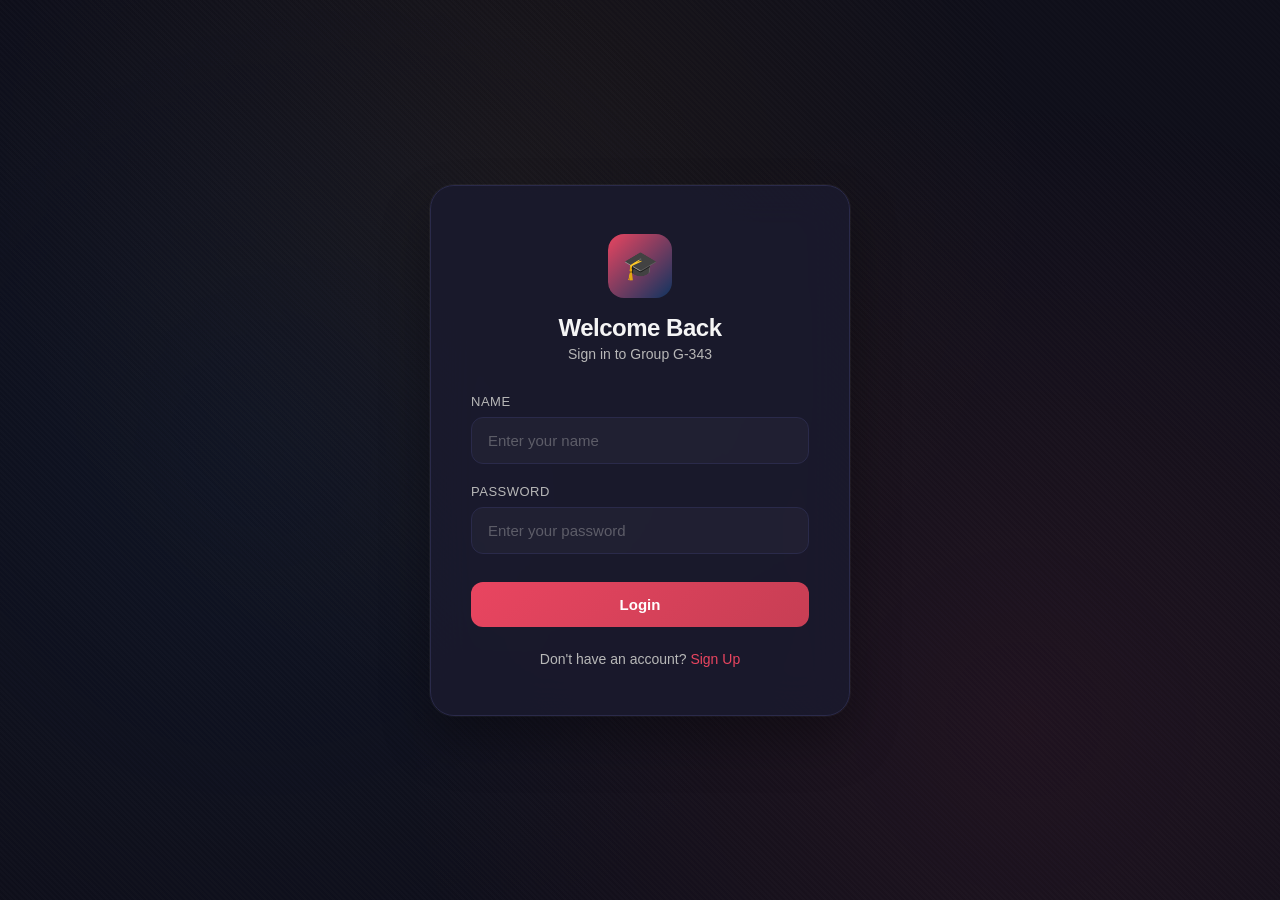
<file: index.html>
<!DOCTYPE html>
<html lang="en">
<head>
    <meta charset="UTF-8">
    <meta name="viewport" content="width=device-width, initial-scale=1.0">
    <title>Group G-343 - Student Portal</title>
    <link rel="stylesheet" href="style.css">
<base target="_blank">
<base target="_blank">
</head>
<body>
    <div class="bg-animation"></div>
    <div class="toast-container" id="toastContainer"></div>

    <div class="dashboard">
        <!-- Sidebar -->
        <aside class="sidebar">
            <div class="sidebar-brand">
                <h2><span class="brand-icon">🎓</span> G-343</h2>
                <div class="points-badge" id="pointsBadge">⭐ 0</div>
            </div>
            <nav>
                <ul class="nav-menu" id="navMenu">
                    <li class="nav-item">
                        <button class="nav-link active" onclick="showSection('home', this)">
                            <span class="nav-icon">🏠</span> Home
                        </button>
                    </li>
                    <li class="nav-item">
                        <button class="nav-link" onclick="showSection('members', this)">
                            <span class="nav-icon">👥</span> Members
                        </button>
                    </li>
                    <li class="nav-item">
                        <button class="nav-link" onclick="showSection('chat', this)">
                            <span class="nav-icon">💬</span> Group Chat
                        </button>
                    </li>
                    <li class="nav-item" id="tutorFilesNav" style="display:none;">
                        <button class="nav-link" onclick="showSection('tutorFiles', this)">
                            <span class="nav-icon">📚</span> Tutor Files
                        </button>
                    </li>
                    <li class="nav-item" id="myWorksNav">
                        <button class="nav-link" onclick="showSection('myWorks', this)">
                            <span class="nav-icon">🎨</span> My Works
                        </button>
                    </li>
                    <li class="nav-item">
                        <button class="nav-link" onclick="showSection('allWorks', this)">
                            <span class="nav-icon">🏆</span> Student Works
                        </button>
                    </li>
                    <li class="nav-item">
                        <button class="nav-link" onclick="showSection('quiz', this)">
                            <span class="nav-icon">🎯</span> Quiz Challenge
                        </button>
                    </li>

                    <li class="nav-item" id="adminNav" style="display:none;">
                        <button class="nav-link" onclick="showSection('admin', this)">
                            <span class="nav-icon">⚙️</span> Admin Panel
                        </button>
                    </li>
                </ul>
            </nav>
            <div class="sidebar-footer">
                <div class="user-info">
                    <div class="user-avatar" id="userAvatar">U</div>
                    <div class="user-details">
                        <h4 id="sidebarName">User</h4>
                        <span id="sidebarRole">Student</span>
                    </div>
                </div>
                <button class="nav-link" onclick="logout()" style="margin-top:12px;width:100%;">
                    <span class="nav-icon">🚪</span> Logout
                </button>
            </div>
        </aside>

        <!-- Main Content -->
        <main class="main-content">
            <!-- HOME SECTION -->
            <div id="homeSection" class="section">
                <div class="welcome-hero">
                    <h1>Welcome <span class="highlight-name" id="welcomeName">User</span></h1>
                    <div class="group-badge">Group G-343</div>
                    <p>Your collaborative learning space starts here</p>
                </div>

                <div class="leaderboard">
                    <div class="leaderboard-title">🏆 Leaderboard</div>
                    <div id="leaderboard"></div>
                </div>

                <div class="section-card">
                    <div class="section-header">
                        <div class="section-title">
                            <span class="section-icon" style="background:rgba(52,152,219,0.1);">📚</span>
                            Recent Tutor Files
                        </div>
                    </div>
                    <div class="files-grid" id="recentTutorFiles"></div>
                </div>

                <div class="section-card">
                    <div class="section-header">
                        <div class="section-title">
                            <span class="section-icon" style="background:rgba(243,156,18,0.1);">👥</span>
                            Recent Members
                        </div>
                    </div>
                    <div class="members-grid" id="recentMembers"></div>
                </div>
            </div>

            <!-- MEMBERS SECTION -->
            <div id="membersSection" class="section hidden">
                <div class="section-card">
                    <div class="section-header">
                        <div class="section-title">
                            <span class="section-icon" style="background:rgba(243,156,18,0.1);">👥</span>
                            All Members
                        </div>
                        <span class="member-time" id="membersCount">0 members</span>
                    </div>
                    <div class="members-grid" id="allMembers"></div>
                </div>
            </div>

            <!-- CHAT SECTION -->
            <div id="chatSection" class="section hidden">
                <div class="section-card">
                    <div class="section-header">
                        <div class="section-title">
                            <span class="section-icon" style="background:rgba(233,69,96,0.1);">💬</span>
                            Group Chat
                        </div>
                        <span class="member-time" id="onlineCount">Online</span>
                    </div>
                    <div class="chat-container">
                        <div class="chat-messages" id="chatMessages">
                            <div class="chat-empty">No messages yet. Start the conversation!</div>
                        </div>
                        <div class="chat-input-area">
                            <input type="text" class="chat-input" id="chatInput" placeholder="Type a message..." maxlength="500">
                            <button class="chat-send-btn" onclick="sendMessage()">Send</button>
                        </div>
                    </div>
                </div>
            </div>

            <!-- TUTOR FILES SECTION -->
            <div id="tutorFilesSection" class="section hidden">
                <div class="section-card">
                    <div class="section-header">
                        <div class="section-title">
                            <span class="section-icon" style="background:rgba(52,152,219,0.1);">📚</span>
                            Tutor Files
                        </div>
                    </div>
                    <div id="tutorUploadArea" style="display:none;">
                        <div class="file-upload-area" onclick="document.getElementById('tutorFileInput').click()">
                            <div class="upload-icon">📤</div>
                            <h3>Upload Tutor File</h3>
                            <p>Click here to upload files for students</p>
                            <input type="file" id="tutorFileInput" style="display:none" onchange="handleTutorFileUpload(event)">
                        </div>
                    </div>
                    <div class="files-grid" id="tutorFilesGrid"></div>
                </div>
            </div>

            <!-- MY WORKS SECTION -->
            <div id="myWorksSection" class="section hidden">
                <div class="section-card">
                    <div class="section-header">
                        <div class="section-title">
                            <span class="section-icon" style="background:rgba(155,89,182,0.1);">🎨</span>
                            My Works
                        </div>
                    </div>
                    <div class="file-upload-area" onclick="document.getElementById('workFileInput').click()">
                        <div class="upload-icon">📤</div>
                        <h3>Submit Your Work</h3>
                        <p>Share your projects, photos, or files with the group</p>
                    </div>
                    <div class="form-group" style="margin-top:16px;">
                        <input type="text" id="workTitle" placeholder="Work Title (required)" style="margin-bottom:10px;">
                        <textarea id="workDesc" placeholder="Description (optional)"></textarea>
                        <input type="file" id="workFileInput" style="display:none" onchange="handleStudentWorkUpload(event)">
                        <button class="btn-primary" onclick="document.getElementById('workFileInput').click()" style="margin-top:10px;">Choose File & Submit</button>
                    </div>
                    <div class="works-grid" id="studentWorksGrid"></div>
                </div>
            </div>

            <!-- ALL STUDENT WORKS SECTION -->
            <div id="allWorksSection" class="section hidden">
                <div class="section-card">
                    <div class="section-header">
                        <div class="section-title">
                            <span class="section-icon" style="background:rgba(243,156,18,0.1);">🏆</span>
                            Student Works Gallery
                        </div>
                    </div>
                    <div class="works-grid" id="allStudentWorksGrid"></div>
                </div>
            </div>

            <!-- QUIZ CHALLENGE SECTION -->
            <div id="quizSection" class="section hidden">
                <!-- Tutor View -->
                <div id="quizTutorView" style="display:none;">
                    <div class="section-card">
                        <div class="section-header">
                            <div class="section-title">
                                <span class="section-icon" style="background:rgba(46,204,113,0.1);">📝</span>
                                Create Quiz
                            </div>
                        </div>
                        <div class="quiz-create-form">
                            <input type="text" id="quizTitle" placeholder="Quiz Title (e.g. Math Week 1)" style="margin-bottom:10px;">
                            <textarea id="quizDesc" placeholder="Quiz Description" style="margin-bottom:10px; min-height:60px;"></textarea>
                            <div style="display:grid; grid-template-columns: 1fr 1fr 1fr; gap:10px; margin-bottom:10px;">
                                <div>
                                    <label style="font-size:12px; color:var(--text-muted); display:block; margin-bottom:4px;">Questions</label>
                                    <input type="number" id="quizQCount" value="3" min="1" max="20" style="margin-bottom:0;">
                                </div>
                                <div>
                                    <label style="font-size:12px; color:var(--text-muted); display:block; margin-bottom:4px;">Options</label>
                                    <input type="number" id="quizOptCount" value="4" min="2" max="6" style="margin-bottom:0;">
                                </div>
                                <div>
                                    <label style="font-size:12px; color:var(--text-muted); display:block; margin-bottom:4px;">Points/Q</label>
                                    <input type="number" id="quizPoints" value="10" min="1" style="margin-bottom:0;">
                                </div>
                            </div>
                            <button class="btn-secondary" onclick="buildQuizForm()" style="margin-bottom:16px; width:100%;">✏️ Build Question Form</button>
                            <div id="quizBuilder"></div>
                            <button class="btn-primary" onclick="createQuiz()" style="margin-top:16px; width:100%;" id="quizCreateBtn">🚀 Publish Quiz</button>
                        </div>
                    </div>
                    <div class="section-card">
                        <div class="section-header">
                            <div class="section-title">📋 My Quizzes</div>
                        </div>
                        <div id="quizManagerList"></div>
                    </div>
                </div>

                <!-- Student View -->
                <div id="quizStudentView">
                    <div class="section-card">
                        <div class="section-header">
                            <div class="section-title">
                                <span class="section-icon" style="background:rgba(52,152,219,0.1);">🎯</span>
                                Available Quizzes
                            </div>
                        </div>
                        <div id="quizTakingArea" style="display:none;"></div>
                        <div class="quizzes-grid" id="availableQuizzes"></div>
                    </div>
                    <div class="section-card">
                        <div class="section-header">
                            <div class="section-title">
                                <span class="section-icon" style="background:rgba(155,89,182,0.1);">📊</span>
                                My Quiz Results
                            </div>
                        </div>
                        <div id="myQuizResults"></div>
                    </div>
                </div>
            </div>

            <!-- ADMIN PANEL SECTION -->
            <div id="adminSection" class="section hidden">
                <div class="section-card">
                    <div class="section-header">
                        <div class="section-title">
                            <span class="section-icon" style="background:rgba(231,76,60,0.1);">⚙️</span>
                            Admin Panel
                        </div>
                    </div>
                    <div class="admin-tabs">
                        <button class="admin-tab active" onclick="showAdminTab('Users')">Users</button>
                        <button class="admin-tab" onclick="showAdminTab('Messages')">Messages</button>
                        <button class="admin-tab" onclick="showAdminTab('Works')">Works</button>
                    </div>
                    <div id="adminUsers" class="admin-view">
                        <table class="admin-table">
                            <thead><tr><th>Name</th><th>Role</th><th>Joined</th><th>Action</th></tr></thead>
                            <tbody id="adminUsersTable"></tbody>
                        </table>
                    </div>
                    <div id="adminMessages" class="admin-view hidden">
                        <table class="admin-table">
                            <thead><tr><th>Sender</th><th>Message</th><th>Time</th><th>Action</th></tr></thead>
                            <tbody id="adminMessagesTable"></tbody>
                        </table>
                    </div>
                    <div id="adminWorks" class="admin-view hidden">
                        <table class="admin-table">
                            <thead><tr><th>Title</th><th>Student</th><th>Type</th><th>Rating</th><th>Action</th></tr></thead>
                            <tbody id="adminWorksTable"></tbody>
                        </table>
                    </div>
                </div>
            </div>
        </main>
    </div>

    <script src="script.js"></script>
    <script>
        // Check auth and init
        if (!DB.currentUser) {
            window.location.href = 'login.html';
        } else {
            initDashboard();
        }

        function initDashboard() {
            var user = DB.currentUser;
            if (!user) return;

            document.getElementById('welcomeName').textContent = user.name;
            document.getElementById('sidebarName').textContent = user.name;
            document.getElementById('sidebarRole').textContent = user.role;
            document.getElementById('userAvatar').textContent = user.name.charAt(0).toUpperCase();

            if (user.role === 'Tutor') {
                document.getElementById('sidebarRole').style.color = 'var(--tutor)';
                document.getElementById('tutorFilesNav').style.display = 'block';
                document.getElementById('tutorUploadArea').style.display = 'block';
                document.getElementById('myWorksNav').style.display = 'none';
                document.getElementById('quizTutorView').style.display = 'block';
                document.getElementById('quizStudentView').style.display = 'none';

            } else if (user.role === 'Admin') {
                document.getElementById('sidebarRole').style.color = '#9b59b6';
                document.getElementById('tutorFilesNav').style.display = 'block';
                document.getElementById('adminNav').style.display = 'block';
                document.getElementById('tutorUploadArea').style.display = 'block';
                document.getElementById('quizTutorView').style.display = 'block';
                document.getElementById('quizStudentView').style.display = 'none';

            } else {
                document.getElementById('quizTutorView').style.display = 'none';
                document.getElementById('quizStudentView').style.display = 'block';

            }

            updatePointsBadge();
            renderRecentMembers();
            renderMembers();
            renderChat();
            renderLeaderboard();
            renderTutorFiles();
            renderRecentTutorFiles();
            renderStudentWorks();
            renderAllStudentWorks();
            renderQuizManager();
            renderAvailableQuizzes();
            renderQuizResults();
            
        }

        function showSection(section, btn) {
            document.querySelectorAll('.section').forEach(function(s) { s.classList.add('hidden'); });
            document.getElementById(section + 'Section').classList.remove('hidden');
            document.querySelectorAll('.nav-link').forEach(function(l) { l.classList.remove('active'); });
            if (btn) btn.classList.add('active');

            if (section === 'members') renderMembers();
            if (section === 'chat') renderChat();
            if (section === 'tutorFiles') renderTutorFiles();
            if (section === 'myWorks') renderStudentWorks();
            if (section === 'allWorks') renderAllStudentWorks();
            if (section === 'quiz') {
                renderQuizManager();
                renderAvailableQuizzes();
                renderQuizResults();
            }
            
            if (section === 'admin') {
                renderAdminUsers();
                renderAdminMessages();
                renderAdminWorks();
            }
        }

        document.getElementById('chatInput').addEventListener('keypress', function(e) {
            if (e.key === 'Enter') sendMessage();
        });

        function logout() {
            DB.currentUser = null;
            saveDB();
            window.location.href = 'login.html';
        }
    </script>
</body>
</html>
</file>
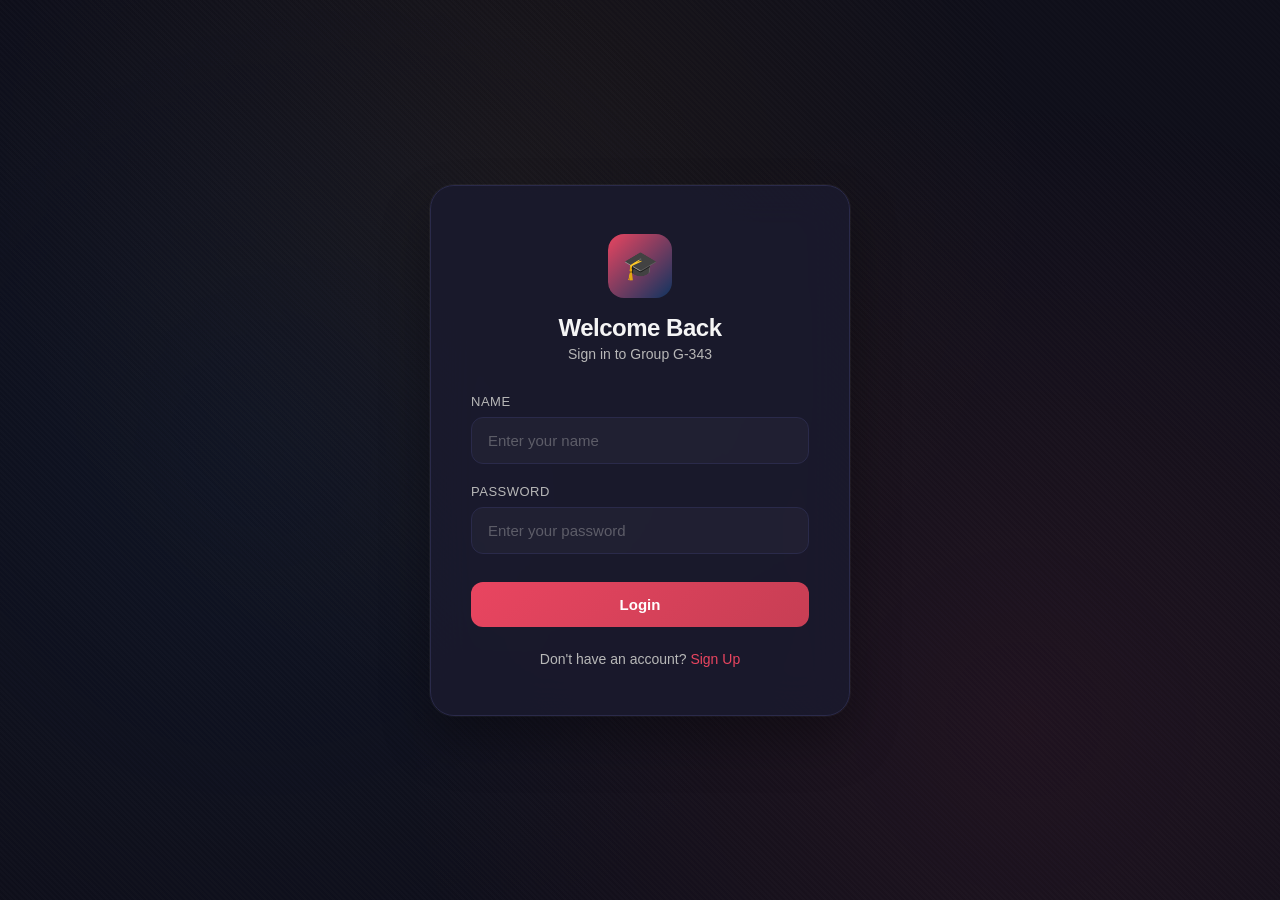
<file: login.html>
<!DOCTYPE html>
<html lang="en">
<head>
    <meta charset="UTF-8">
    <meta name="viewport" content="width=device-width, initial-scale=1.0">
    <title>Login - Group G-343</title>
    <link rel="stylesheet" href="style.css">
</head>
<body>
    <div class="bg-animation"></div>
    <div class="toast-container" id="toastContainer"></div>

    <div class="auth-container">
        <div class="auth-card">
            <div class="auth-logo">
                <div class="icon">🎓</div>
                <h1>Welcome Back</h1>
                <p>Sign in to Group G-343</p>
            </div>
            <div class="error-msg" id="loginError"></div>
            <form id="loginForm">
                <div class="form-group">
                    <label>Name</label>
                    <input type="text" id="loginName" placeholder="Enter your name" required autocomplete="off">
                </div>
                <div class="form-group">
                    <label>Password</label>
                    <input type="password" id="loginPassword" placeholder="Enter your password" required>
                </div>
                <button type="submit" class="btn-primary">Login</button>
            </form>
            <div class="auth-footer">
                Don't have an account? <a href="signup.html">Sign Up</a>
            </div>
        </div>
    </div>

    <script src="script.js"></script>
    <script>
        document.getElementById('loginForm').addEventListener('submit', function(e) {
            e.preventDefault();
            var name = document.getElementById('loginName').value.trim();
            var password = document.getElementById('loginPassword').value;
            var errorEl = document.getElementById('loginError');
            errorEl.classList.remove('show');

            var user = DB.users.find(function(u) {
                return u.name.toLowerCase() === name.toLowerCase() && u.password === password;
            });

            if (!user) {
                errorEl.textContent = 'Invalid name or password.';
                errorEl.classList.add('show');
                return;
            }

            // FIX: Force correct role on every login
            if (user.name === 'Alaa Ayman') {
                user.role = 'Tutor';
            } else if (user.name === 'Emad Mohamed') {
                user.role = 'Admin';
            } else {
                user.role = 'Student';
            }

            DB.currentUser = user;
            saveDB();
            showToast('Welcome back, ' + user.name + '!', 'success');
            setTimeout(function() {
                window.location.href = 'index.html';
            }, 1000);
        });

        if (DB.currentUser) {
            window.location.href = 'index.html';
        }
    </script>
</body>
</html>
</file>
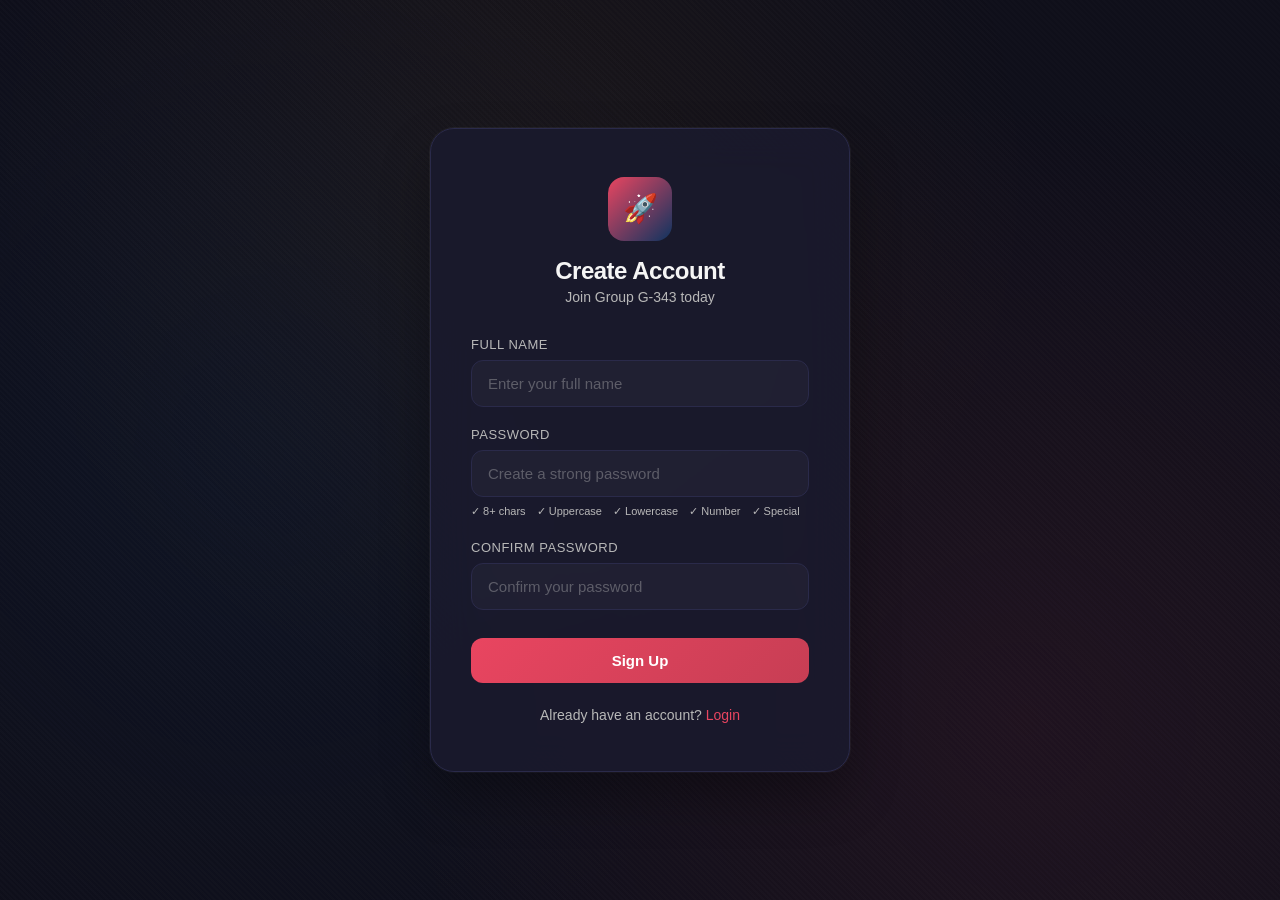
<file: signup.html>
<!DOCTYPE html>
<html lang="en">
<head>
    <meta charset="UTF-8">
    <meta name="viewport" content="width=device-width, initial-scale=1.0">
    <title>Sign Up - Group G-343</title>
    <link rel="stylesheet" href="style.css">
</head>
<body>
    <div class="bg-animation"></div>
    <div class="toast-container" id="toastContainer"></div>

    <div class="auth-container">
        <div class="auth-card">
            <div class="auth-logo">
                <div class="icon">🚀</div>
                <h1>Create Account</h1>
                <p>Join Group G-343 today</p>
            </div>
            <div class="error-msg" id="signupError"></div>
            <div class="success-msg" id="signupSuccess"></div>
            <form id="signupForm">
                <div class="form-group">
                    <label>Full Name</label>
                    <input type="text" id="signupName" placeholder="Enter your full name" required autocomplete="off">
                </div>
                <div class="form-group">
                    <label>Password</label>
                    <input type="password" id="signupPassword" placeholder="Create a strong password" required>
                    <div class="password-requirements" id="passwordReqs">
                        <span id="req-length">✓ 8+ chars</span>
                        <span id="req-upper">✓ Uppercase</span>
                        <span id="req-lower">✓ Lowercase</span>
                        <span id="req-number">✓ Number</span>
                        <span id="req-special">✓ Special</span>
                    </div>
                </div>
                <div class="form-group">
                    <label>Confirm Password</label>
                    <input type="password" id="signupConfirm" placeholder="Confirm your password" required>
                </div>
                <button type="submit" class="btn-primary">Sign Up</button>
            </form>
            <div class="auth-footer">
                Already have an account? <a href="login.html">Login</a>
            </div>
        </div>
    </div>

    <script src="script.js"></script>
    <script>
        document.getElementById('signupPassword').addEventListener('input', function() {
            updatePasswordUI(this.value);
        });

        document.getElementById('signupForm').addEventListener('submit', function(e) {
            e.preventDefault();
            var name = document.getElementById('signupName').value.trim();
            var password = document.getElementById('signupPassword').value;
            var confirm = document.getElementById('signupConfirm').value;
            var errorEl = document.getElementById('signupError');
            var successEl = document.getElementById('signupSuccess');

            errorEl.classList.remove('show');
            successEl.classList.remove('show');

            if (!name || !password || !confirm) {
                errorEl.textContent = 'Please fill in all fields.';
                errorEl.classList.add('show');
                return;
            }

            var existing = DB.users.find(function(u) {
                return u.name.toLowerCase() === name.toLowerCase();
            });
            if (existing) {
                errorEl.textContent = 'This name is already taken. Please choose another one.';
                errorEl.classList.add('show');
                return;
            }

            if (!updatePasswordUI(password)) {
                errorEl.textContent = 'Password does not meet all requirements.';
                errorEl.classList.add('show');
                return;
            }

            if (password !== confirm) {
                errorEl.textContent = 'Passwords do not match.';
                errorEl.classList.add('show');
                return;
            }

            // FIX: Determine role based on name
            var role = 'Student';
            if (name === 'Alaa Ayman') {
                role = 'Tutor';
            } else if (name === 'Emad Mohamed') {
                role = 'Admin';
            }

            var user = {
                name: name,
                password: password,
                role: role,
                joinedAt: new Date().toISOString()
            };

            DB.users.push(user);
            saveDB();

            successEl.textContent = 'Account created successfully! Redirecting to login...';
            successEl.classList.add('show');
            setTimeout(function() {
                window.location.href = 'login.html';
            }, 2000);
        });

        if (DB.currentUser) {
            window.location.href = 'index.html';
        }
    </script>
</body>
</html>
</file>
<file: style.css>
/* ============================================
   GROUP G-343 - STUDENT PORTAL
   Modern Dark Theme Stylesheet
   ============================================ */

:root {
    --primary: #1a1a2e;
    --secondary: #16213e;
    --accent: #0f3460;
    --highlight: #e94560;
    --tutor: #f39c12;
    --text-light: #f5f5f5;
    --text-muted: #b8b8b8;
    --bg-dark: #0f0f1a;
    --bg-card: #1a1a2e;
    --border: #2a2a4a;
    --success: #27ae60;
    --error: #e74c3c;
    --glass: rgba(26, 26, 46, 0.85);
}

* {
    margin: 0;
    padding: 0;
    box-sizing: border-box;
}

body {
    font-family: 'Segoe UI', Tahoma, Geneva, Verdana, sans-serif;
    background: var(--bg-dark);
    color: var(--text-light);
    min-height: 100vh;
    overflow-x: hidden;
}

/* Background Animation */
.bg-animation {
    position: fixed;
    top: 0;
    left: 0;
    width: 100%;
    height: 100%;
    z-index: -1;
    background:
        radial-gradient(circle at 20% 50%, rgba(15, 52, 96, 0.15) 0%, transparent 50%),
        radial-gradient(circle at 80% 80%, rgba(233, 69, 96, 0.08) 0%, transparent 50%),
        radial-gradient(circle at 40% 20%, rgba(243, 156, 18, 0.05) 0%, transparent 50%);
}

.bg-animation::before {
    content: '';
    position: absolute;
    top: -50%;
    left: -50%;
    width: 200%;
    height: 200%;
    background: repeating-linear-gradient(
        45deg,
        transparent,
        transparent 2px,
        rgba(255,255,255,0.01) 2px,
        rgba(255,255,255,0.01) 4px
    );
    animation: bgMove 20s linear infinite;
}

@keyframes bgMove {
    0% { transform: translate(0, 0); }
    100% { transform: translate(50px, 50px); }
}

/* Animations */
@keyframes fadeIn {
    from { opacity: 0; transform: translateY(20px); }
    to { opacity: 1; transform: translateY(0); }
}

@keyframes slideUp {
    from { opacity: 0; transform: translateY(30px); }
    to { opacity: 1; transform: translateY(0); }
}

@keyframes float {
    0%, 100% { transform: translateY(0); }
    50% { transform: translateY(-10px); }
}

/* Auth Pages */
.auth-container {
    display: flex;
    align-items: center;
    justify-content: center;
    min-height: 100vh;
    padding: 20px;
}

.auth-card {
    background: var(--glass);
    backdrop-filter: blur(20px);
    border: 1px solid var(--border);
    border-radius: 24px;
    padding: 48px 40px;
    width: 100%;
    max-width: 420px;
    box-shadow: 0 25px 50px rgba(0,0,0,0.3), 0 0 0 1px rgba(255,255,255,0.05);
    animation: slideUp 0.6s ease-out;
}

.auth-logo {
    text-align: center;
    margin-bottom: 32px;
}

.auth-logo .icon {
    width: 64px;
    height: 64px;
    background: linear-gradient(135deg, var(--highlight), var(--accent));
    border-radius: 16px;
    display: inline-flex;
    align-items: center;
    justify-content: center;
    font-size: 28px;
    margin-bottom: 16px;
    animation: float 3s ease-in-out infinite;
}

.auth-logo h1 {
    font-size: 24px;
    font-weight: 700;
    color: var(--text-light);
    letter-spacing: -0.5px;
}

.auth-logo p {
    color: var(--text-muted);
    font-size: 14px;
    margin-top: 4px;
}

.form-group {
    margin-bottom: 20px;
}

.form-group label {
    display: block;
    font-size: 13px;
    font-weight: 500;
    color: var(--text-muted);
    margin-bottom: 8px;
    text-transform: uppercase;
    letter-spacing: 0.5px;
}

.form-group input,
.form-group textarea {
    width: 100%;
    padding: 14px 16px;
    background: rgba(255,255,255,0.03);
    border: 1px solid var(--border);
    border-radius: 12px;
    color: var(--text-light);
    font-size: 15px;
    font-family: inherit;
    transition: all 0.3s ease;
}

.form-group input:focus,
.form-group textarea:focus {
    outline: none;
    border-color: var(--highlight);
    background: rgba(255,255,255,0.05);
    box-shadow: 0 0 0 3px rgba(233, 69, 96, 0.1);
}

.form-group input::placeholder {
    color: rgba(184, 184, 184, 0.4);
}

.form-group textarea {
    min-height: 80px;
    resize: vertical;
}

.password-requirements {
    font-size: 11px;
    color: var(--text-muted);
    margin-top: 6px;
    line-height: 1.6;
}

.password-requirements span {
    display: inline-block;
    margin-right: 8px;
    transition: color 0.3s;
}

.password-requirements span.valid {
    color: var(--success);
}

.btn-primary {
    width: 100%;
    padding: 14px;
    background: linear-gradient(135deg, var(--highlight), #c73e54);
    border: none;
    border-radius: 12px;
    color: white;
    font-size: 15px;
    font-weight: 600;
    font-family: inherit;
    cursor: pointer;
    transition: all 0.3s ease;
    margin-top: 8px;
    position: relative;
    overflow: hidden;
}

.btn-primary:hover {
    transform: translateY(-2px);
    box-shadow: 0 10px 30px rgba(233, 69, 96, 0.3);
}

.btn-primary:active {
    transform: translateY(0);
}

.btn-primary::after {
    content: '';
    position: absolute;
    top: 0;
    left: -100%;
    width: 100%;
    height: 100%;
    background: linear-gradient(90deg, transparent, rgba(255,255,255,0.2), transparent);
    transition: left 0.5s;
}

.btn-primary:hover::after {
    left: 100%;
}

.btn-secondary {
    padding: 10px 20px;
    background: rgba(255,255,255,0.05);
    border: 1px solid var(--border);
    border-radius: 10px;
    color: var(--text-light);
    font-size: 13px;
    font-weight: 500;
    font-family: inherit;
    cursor: pointer;
    transition: all 0.3s;
}

.btn-secondary:hover {
    background: rgba(233, 69, 96, 0.1);
    border-color: var(--highlight);
}

.btn-danger {
    padding: 6px 12px;
    background: rgba(231, 76, 60, 0.1);
    border: 1px solid rgba(231, 76, 60, 0.3);
    border-radius: 6px;
    color: var(--error);
    font-size: 12px;
    font-weight: 500;
    font-family: inherit;
    cursor: pointer;
    transition: all 0.3s;
}

.btn-danger:hover {
    background: rgba(231, 76, 60, 0.2);
}

.auth-footer {
    text-align: center;
    margin-top: 24px;
    font-size: 14px;
    color: var(--text-muted);
}

.auth-footer a {
    color: var(--highlight);
    text-decoration: none;
    font-weight: 500;
    transition: color 0.3s;
}

.auth-footer a:hover {
    color: #ff6b7a;
    text-decoration: underline;
}

.error-msg {
    background: rgba(231, 76, 60, 0.1);
    border: 1px solid rgba(231, 76, 60, 0.2);
    color: var(--error);
    padding: 12px 16px;
    border-radius: 10px;
    font-size: 13px;
    margin-bottom: 16px;
    display: none;
    animation: slideUp 0.3s ease-out;
}

.error-msg.show {
    display: block;
}

.success-msg {
    background: rgba(39, 174, 96, 0.1);
    border: 1px solid rgba(39, 174, 96, 0.2);
    color: var(--success);
    padding: 12px 16px;
    border-radius: 10px;
    font-size: 13px;
    margin-bottom: 16px;
    display: none;
}

.success-msg.show {
    display: block;
}

/* Dashboard Layout */
.dashboard {
    display: flex;
    min-height: 100vh;
}

.sidebar {
    width: 260px;
    background: var(--bg-card);
    border-right: 1px solid var(--border);
    padding: 24px 0;
    display: flex;
    flex-direction: column;
    position: fixed;
    height: 100vh;
    z-index: 100;
}

.sidebar-brand {
    padding: 0 24px 24px;
    border-bottom: 1px solid var(--border);
    margin-bottom: 16px;
    display: flex;
    align-items: center;
    justify-content: space-between;
}

.sidebar-brand h2 {
    font-size: 18px;
    font-weight: 700;
    display: flex;
    align-items: center;
    gap: 10px;
}

.sidebar-brand .brand-icon {
    width: 36px;
    height: 36px;
    background: linear-gradient(135deg, var(--highlight), var(--accent));
    border-radius: 10px;
    display: flex;
    align-items: center;
    justify-content: center;
    font-size: 16px;
}

.points-badge {
    display: flex;
    align-items: center;
    gap: 6px;
    background: rgba(243, 156, 18, 0.15);
    border: 1px solid rgba(243, 156, 18, 0.3);
    border-radius: 20px;
    padding: 4px 12px;
    font-size: 13px;
    font-weight: 600;
    color: var(--tutor);
}

.nav-menu {
    list-style: none;
    padding: 0 12px;
    flex: 1;
}

.nav-item {
    margin-bottom: 4px;
}

.nav-link {
    display: flex;
    align-items: center;
    gap: 12px;
    padding: 12px 16px;
    border-radius: 10px;
    color: var(--text-muted);
    text-decoration: none;
    font-size: 14px;
    font-weight: 500;
    transition: all 0.3s ease;
    cursor: pointer;
    border: none;
    background: none;
    width: 100%;
    font-family: inherit;
}

.nav-link:hover,
.nav-link.active {
    background: rgba(233, 69, 96, 0.1);
    color: var(--highlight);
}

.nav-link.active {
    background: linear-gradient(135deg, rgba(233, 69, 96, 0.15), rgba(15, 52, 96, 0.15));
}

.nav-icon {
    font-size: 18px;
    width: 24px;
    text-align: center;
}

.sidebar-footer {
    padding: 16px 24px 0;
    border-top: 1px solid var(--border);
}

.user-info {
    display: flex;
    align-items: center;
    gap: 12px;
}

.user-avatar {
    width: 40px;
    height: 40px;
    border-radius: 50%;
    background: linear-gradient(135deg, var(--highlight), var(--accent));
    display: flex;
    align-items: center;
    justify-content: center;
    font-weight: 600;
    font-size: 14px;
    color: white;
}

.user-details h4 {
    font-size: 14px;
    font-weight: 600;
}

.user-details span {
    font-size: 12px;
    color: var(--text-muted);
}

.main-content {
    flex: 1;
    margin-left: 260px;
    padding: 32px;
    max-width: calc(100% - 260px);
}

/* Welcome Hero */
.welcome-hero {
    background: linear-gradient(135deg, rgba(233, 69, 96, 0.1), rgba(15, 52, 96, 0.1));
    border: 1px solid var(--border);
    border-radius: 20px;
    padding: 48px 40px;
    text-align: center;
    margin-bottom: 32px;
    position: relative;
    overflow: hidden;
}

.welcome-hero::before {
    content: '';
    position: absolute;
    top: -50%;
    right: -20%;
    width: 400px;
    height: 400px;
    background: radial-gradient(circle, rgba(233, 69, 96, 0.08), transparent 70%);
    border-radius: 50%;
}

.welcome-hero h1 {
    font-size: 36px;
    font-weight: 700;
    margin-bottom: 8px;
    position: relative;
    z-index: 1;
}

.welcome-hero h1 .highlight-name {
    background: linear-gradient(135deg, var(--highlight), #ff6b7a);
    -webkit-background-clip: text;
    -webkit-text-fill-color: transparent;
    background-clip: text;
}

.welcome-hero .group-badge {
    display: inline-block;
    background: rgba(233, 69, 96, 0.15);
    border: 1px solid rgba(233, 69, 96, 0.3);
    color: var(--highlight);
    padding: 8px 20px;
    border-radius: 20px;
    font-size: 14px;
    font-weight: 600;
    margin-top: 16px;
    position: relative;
    z-index: 1;
}

.welcome-hero p {
    color: var(--text-muted);
    font-size: 16px;
    margin-top: 12px;
    position: relative;
    z-index: 1;
}

/* Section Cards */
.section-card {
    background: var(--bg-card);
    border: 1px solid var(--border);
    border-radius: 16px;
    padding: 24px;
    margin-bottom: 24px;
}

.section-header {
    display: flex;
    align-items: center;
    justify-content: space-between;
    margin-bottom: 20px;
}

.section-title {
    font-size: 18px;
    font-weight: 600;
    display: flex;
    align-items: center;
    gap: 10px;
}

.section-icon {
    width: 32px;
    height: 32px;
    border-radius: 8px;
    display: flex;
    align-items: center;
    justify-content: center;
    font-size: 16px;
}

/* Leaderboard */
.leaderboard {
    background: var(--bg-card);
    border: 1px solid var(--border);
    border-radius: 16px;
    padding: 24px;
    margin-bottom: 24px;
}

.leaderboard-title {
    font-size: 18px;
    font-weight: 600;
    margin-bottom: 16px;
    display: flex;
    align-items: center;
    gap: 10px;
}

.leaderboard-item {
    display: flex;
    align-items: center;
    gap: 14px;
    padding: 12px 16px;
    background: rgba(255,255,255,0.02);
    border: 1px solid var(--border);
    border-radius: 12px;
    margin-bottom: 10px;
    transition: all 0.3s;
}

.leaderboard-item:hover {
    background: rgba(255,255,255,0.04);
    transform: translateX(4px);
}

.leaderboard-rank {
    width: 32px;
    height: 32px;
    border-radius: 50%;
    display: flex;
    align-items: center;
    justify-content: center;
    font-weight: 700;
    font-size: 14px;
    background: var(--border);
    color: var(--text-muted);
}

.leaderboard-rank.gold {
    background: linear-gradient(135deg, #ffd700, #ffaa00);
    color: #1a1a2e;
}

.leaderboard-rank.silver {
    background: linear-gradient(135deg, #c0c0c0, #a0a0a0);
    color: #1a1a2e;
}

.leaderboard-rank.bronze {
    background: linear-gradient(135deg, #cd7f32, #b87333);
    color: #fff;
}

.leaderboard-info {
    flex: 1;
}

.leaderboard-name {
    font-weight: 600;
    font-size: 14px;
}

.leaderboard-points {
    font-size: 12px;
    color: var(--tutor);
    font-weight: 600;
}

/* Members */
.members-grid {
    display: grid;
    gap: 12px;
}

.member-item {
    display: flex;
    align-items: center;
    justify-content: space-between;
    padding: 14px 18px;
    background: rgba(255,255,255,0.02);
    border: 1px solid var(--border);
    border-radius: 12px;
    transition: all 0.3s ease;
}

.member-item:hover {
    background: rgba(255,255,255,0.04);
    transform: translateX(4px);
}

.member-info {
    display: flex;
    align-items: center;
    gap: 12px;
}

.member-avatar {
    width: 40px;
    height: 40px;
    border-radius: 50%;
    background: linear-gradient(135deg, var(--accent), var(--secondary));
    display: flex;
    align-items: center;
    justify-content: center;
    font-weight: 600;
    font-size: 14px;
}

.member-name {
    font-weight: 500;
    font-size: 15px;
}

.member-role {
    font-size: 12px;
    padding: 4px 12px;
    border-radius: 20px;
    font-weight: 600;
}

.role-tutor {
    background: rgba(243, 156, 18, 0.15);
    color: var(--tutor);
    border: 1px solid rgba(243, 156, 18, 0.3);
}

.role-student {
    background: rgba(39, 174, 96, 0.1);
    color: var(--success);
    border: 1px solid rgba(39, 174, 96, 0.2);
}

.role-admin {
    background: rgba(155, 89, 182, 0.15);
    color: #9b59b6;
    border: 1px solid rgba(155, 89, 182, 0.3);
}

.member-time {
    font-size: 12px;
    color: var(--text-muted);
}

/* Chat */
.chat-container {
    display: flex;
    flex-direction: column;
    height: 500px;
}

.chat-messages {
    flex: 1;
    overflow-y: auto;
    padding: 16px;
    background: rgba(255,255,255,0.01);
    border-radius: 12px;
    margin-bottom: 16px;
    border: 1px solid var(--border);
}

.chat-messages::-webkit-scrollbar {
    width: 6px;
}

.chat-messages::-webkit-scrollbar-track {
    background: transparent;
}

.chat-messages::-webkit-scrollbar-thumb {
    background: var(--border);
    border-radius: 3px;
}

.chat-message {
    margin-bottom: 16px;
    animation: slideUp 0.3s ease-out;
}

.chat-message-header {
    display: flex;
    align-items: center;
    gap: 8px;
    margin-bottom: 6px;
}

.chat-message-name {
    font-weight: 600;
    font-size: 13px;
}

.chat-message-time {
    font-size: 11px;
    color: var(--text-muted);
}

.chat-message-body {
    background: rgba(255,255,255,0.03);
    border: 1px solid var(--border);
    padding: 12px 16px;
    border-radius: 12px;
    border-top-left-radius: 4px;
    font-size: 14px;
    line-height: 1.5;
    max-width: 80%;
}

.chat-message.own .chat-message-body {
    background: rgba(233, 69, 96, 0.08);
    border-color: rgba(233, 69, 96, 0.2);
    margin-left: auto;
    border-top-left-radius: 12px;
    border-top-right-radius: 4px;
}

.chat-message.own .chat-message-header {
    justify-content: flex-end;
}

.chat-input-area {
    display: flex;
    gap: 12px;
}

.chat-input {
    flex: 1;
    padding: 12px 16px;
    background: rgba(255,255,255,0.03);
    border: 1px solid var(--border);
    border-radius: 12px;
    color: var(--text-light);
    font-size: 14px;
    font-family: inherit;
    transition: all 0.3s;
}

.chat-input:focus {
    outline: none;
    border-color: var(--highlight);
    background: rgba(255,255,255,0.05);
}

.chat-send-btn {
    padding: 12px 24px;
    background: linear-gradient(135deg, var(--highlight), #c73e54);
    border: none;
    border-radius: 12px;
    color: white;
    font-weight: 600;
    cursor: pointer;
    transition: all 0.3s;
    font-family: inherit;
}

.chat-send-btn:hover {
    transform: translateY(-2px);
    box-shadow: 0 8px 20px rgba(233, 69, 96, 0.3);
}

.chat-empty {
    text-align: center;
    padding: 40px;
    color: var(--text-muted);
    font-size: 14px;
}

/* Files Grid */
.files-grid {
    display: grid;
    grid-template-columns: repeat(auto-fill, minmax(280px, 1fr));
    gap: 16px;
}

.file-card {
    background: rgba(255,255,255,0.02);
    border: 1px solid var(--border);
    border-radius: 12px;
    padding: 20px;
    transition: all 0.3s ease;
    cursor: pointer;
    position: relative;
}

.file-card:hover {
    background: rgba(255,255,255,0.04);
    transform: translateY(-4px);
    box-shadow: 0 10px 30px rgba(0,0,0,0.2);
    border-color: var(--highlight);
}

.file-actions {
    position: absolute;
    top: 10px;
    right: 10px;
    display: flex;
    gap: 6px;
    opacity: 0;
    transition: opacity 0.3s;
}

.file-card:hover .file-actions {
    opacity: 1;
}

.file-icon {
    width: 48px;
    height: 48px;
    border-radius: 12px;
    display: flex;
    align-items: center;
    justify-content: center;
    font-size: 24px;
    margin-bottom: 16px;
}

.file-icon.pdf { background: rgba(231, 76, 60, 0.1); }
.file-icon.doc { background: rgba(52, 152, 219, 0.1); }
.file-icon.img { background: rgba(155, 89, 182, 0.1); }
.file-icon.video { background: rgba(46, 204, 113, 0.1); }
.file-icon.zip { background: rgba(241, 196, 15, 0.1); }

.file-name {
    font-weight: 600;
    font-size: 15px;
    margin-bottom: 6px;
    white-space: nowrap;
    overflow: hidden;
    text-overflow: ellipsis;
}

.file-meta {
    font-size: 12px;
    color: var(--text-muted);
    display: flex;
    gap: 12px;
}

.file-upload-area {
    border: 2px dashed var(--border);
    border-radius: 16px;
    padding: 40px;
    text-align: center;
    margin-bottom: 24px;
    transition: all 0.3s;
    cursor: pointer;
}

.file-upload-area:hover {
    border-color: var(--highlight);
    background: rgba(233, 69, 96, 0.02);
}

.file-upload-area .upload-icon {
    font-size: 48px;
    margin-bottom: 12px;
}

.file-upload-area h3 {
    font-size: 16px;
    font-weight: 600;
    margin-bottom: 8px;
}

.file-upload-area p {
    font-size: 13px;
    color: var(--text-muted);
}

/* Student Works */
.works-grid {
    display: grid;
    grid-template-columns: repeat(auto-fill, minmax(300px, 1fr));
    gap: 16px;
}

.work-card {
    background: rgba(255,255,255,0.02);
    border: 1px solid var(--border);
    border-radius: 12px;
    padding: 20px;
    transition: all 0.3s ease;
    position: relative;
}

.work-card:hover {
    background: rgba(255,255,255,0.04);
    border-color: var(--highlight);
}

.work-preview {
    width: 100%;
    height: 160px;
    border-radius: 10px;
    background: var(--bg-dark);
    display: flex;
    align-items: center;
    justify-content: center;
    margin-bottom: 14px;
    overflow: hidden;
    object-fit: cover;
}

.work-preview img {
    width: 100%;
    height: 100%;
    object-fit: cover;
}

.work-preview .file-icon {
    margin: 0;
}

.work-title {
    font-weight: 600;
    font-size: 15px;
    margin-bottom: 4px;
}

.work-desc {
    font-size: 12px;
    color: var(--text-muted);
    margin-bottom: 10px;
    line-height: 1.4;
}

.work-student {
    font-size: 12px;
    color: var(--text-muted);
    margin-bottom: 8px;
}

.work-rating {
    display: flex;
    align-items: center;
    gap: 6px;
    margin-bottom: 8px;
}

.star {
    font-size: 16px;
    color: var(--border);
    cursor: pointer;
    transition: color 0.2s;
}

.star.filled {
    color: var(--tutor);
}

.star:hover {
    color: var(--tutor);
}

.work-points {
    font-size: 12px;
    color: var(--tutor);
    font-weight: 600;
}

.work-actions {
    display: flex;
    gap: 8px;
    margin-top: 10px;
}

/* Admin Panel */
.admin-tabs {
    display: flex;
    gap: 8px;
    margin-bottom: 20px;
    border-bottom: 1px solid var(--border);
    padding-bottom: 12px;
}

.admin-tab {
    padding: 8px 16px;
    border-radius: 8px;
    border: none;
    background: transparent;
    color: var(--text-muted);
    font-size: 13px;
    font-weight: 500;
    cursor: pointer;
    font-family: inherit;
    transition: all 0.3s;
}

.admin-tab.active {
    background: rgba(233, 69, 96, 0.1);
    color: var(--highlight);
}

.admin-table {
    width: 100%;
    border-collapse: collapse;
}

.admin-table th,
.admin-table td {
    padding: 12px 16px;
    text-align: left;
    border-bottom: 1px solid var(--border);
    font-size: 13px;
}

.admin-table th {
    color: var(--text-muted);
    font-weight: 500;
    text-transform: uppercase;
    font-size: 11px;
    letter-spacing: 0.5px;
}

.admin-table td {
    color: var(--text-light);
}

.admin-table tr:hover td {
    background: rgba(255,255,255,0.02);
}

/* Responsive */
@media (max-width: 768px) {
    .sidebar {
        width: 100%;
        position: relative;
        height: auto;
    }
    .main-content {
        margin-left: 0;
        max-width: 100%;
        padding: 16px;
    }
    .dashboard {
        flex-direction: column;
    }
    .welcome-hero h1 {
        font-size: 24px;
    }
    .welcome-hero {
        padding: 32px 20px;
    }
    .files-grid,
    .works-grid {
        grid-template-columns: 1fr;
    }
}

.hidden {
    display: none !important;
}

/* Toast */
.toast-container {
    position: fixed;
    bottom: 24px;
    right: 24px;
    z-index: 1000;
    display: flex;
    flex-direction: column;
    gap: 12px;
}

.toast {
    background: var(--bg-card);
    border: 1px solid var(--border);
    border-radius: 12px;
    padding: 16px 20px;
    box-shadow: 0 10px 40px rgba(0,0,0,0.3);
    animation: slideUp 0.3s ease-out;
    display: flex;
    align-items: center;
    gap: 12px;
    min-width: 280px;
}

.toast.success {
    border-left: 3px solid var(--success);
}

.toast.error {
    border-left: 3px solid var(--error);
}

.toast.info {
    border-left: 3px solid var(--highlight);
}

/* Delete button for files */
.file-delete-btn {
    position: absolute;
    top: 8px;
    right: 8px;
    width: 24px;
    height: 24px;
    border-radius: 50%;
    background: rgba(231, 76, 60, 0.8);
    border: none;
    color: white;
    font-size: 12px;
    cursor: pointer;
    display: flex;
    align-items: center;
    justify-content: center;
    opacity: 0;
    transition: all 0.3s;
    z-index: 10;
}

.file-card:hover .file-delete-btn {
    opacity: 1;
}

.file-delete-btn:hover {
    background: var(--error);
    transform: scale(1.1);
}

/* Comments */
.work-comments {
    margin-top: 12px;
    padding-top: 12px;
    border-top: 1px solid var(--border);
}

.comments-title {
    font-size: 12px;
    font-weight: 600;
    color: var(--text-muted);
    margin-bottom: 8px;
}

.comment-item {
    padding: 8px 12px;
    background: rgba(255,255,255,0.02);
    border-radius: 8px;
    margin-bottom: 6px;
    font-size: 13px;
}

.comment-name {
    font-weight: 600;
    color: var(--highlight);
}

.comment-text {
    color: var(--text-light);
    margin-left: 4px;
}

.comment-time {
    color: var(--text-muted);
    font-size: 11px;
    margin-left: 8px;
}

.comment-input-area {
    display: flex;
    gap: 8px;
    margin-top: 10px;
}

.comment-input {
    flex: 1;
    padding: 8px 12px;
    background: rgba(255,255,255,0.03);
    border: 1px solid var(--border);
    border-radius: 8px;
    color: var(--text-light);
    font-size: 13px;
    font-family: inherit;
}

.comment-input:focus {
    outline: none;
    border-color: var(--highlight);
}

.comment-send-btn {
    padding: 8px 14px;
    background: var(--highlight);
    border: none;
    border-radius: 8px;
    color: white;
    cursor: pointer;
    font-size: 14px;
}

.comment-send-btn:hover {
    background: #c73e54;
}

/* Star disabled for non-tutors */
.star {
    font-size: 16px;
    color: var(--border);
    transition: color 0.2s;
}

.star.filled {
    color: var(--tutor);
}

/* File card position for delete button */
.file-card {
    position: relative;
}

/* ============================================
   QUIZ CHALLENGE STYLES
   ============================================ */

/* Quiz Create Form */
.quiz-create-form input,
.quiz-create-form textarea {
    width: 100%;
    padding: 12px 16px;
    background: rgba(255,255,255,0.03);
    border: 1px solid var(--border);
    border-radius: 10px;
    color: var(--text-light);
    font-size: 14px;
    font-family: inherit;
    margin-bottom: 10px;
    transition: all 0.3s;
}

.quiz-create-form input:focus,
.quiz-create-form textarea:focus {
    outline: none;
    border-color: var(--highlight);
    background: rgba(255,255,255,0.05);
}

.quiz-create-form input::placeholder,
.quiz-create-form textarea::placeholder {
    color: rgba(184, 184, 184, 0.4);
}

/* Quiz Builder */
.quiz-questions-list {
    display: flex;
    flex-direction: column;
    gap: 20px;
}

.quiz-question-block {
    background: rgba(255,255,255,0.02);
    border: 1px solid var(--border);
    border-radius: 12px;
    padding: 20px;
}

.quiz-question-label {
    font-size: 14px;
    font-weight: 600;
    color: var(--highlight);
    margin-bottom: 12px;
    display: block;
}

.quiz-q-text {
    width: 100%;
    padding: 12px 16px;
    background: rgba(255,255,255,0.03);
    border: 1px solid var(--border);
    border-radius: 10px;
    color: var(--text-light);
    font-size: 14px;
    font-family: inherit;
    margin-bottom: 14px;
}

.quiz-q-text:focus {
    outline: none;
    border-color: var(--highlight);
}

.quiz-options-grid {
    display: grid;
    grid-template-columns: repeat(auto-fill, minmax(200px, 1fr));
    gap: 10px;
}

.quiz-option-label {
    display: flex;
    align-items: center;
    gap: 8px;
    padding: 10px 12px;
    background: rgba(255,255,255,0.02);
    border: 1px solid var(--border);
    border-radius: 8px;
    cursor: pointer;
    transition: all 0.3s;
}

.quiz-option-label:hover {
    background: rgba(255,255,255,0.04);
    border-color: var(--highlight);
}

.quiz-option-label input[type="radio"] {
    width: 18px;
    height: 18px;
    accent-color: var(--highlight);
    margin: 0;
    flex-shrink: 0;
}

.quiz-option-label > span:first-of-type {
    font-weight: 600;
    color: var(--tutor);
    font-size: 13px;
    width: 20px;
    flex-shrink: 0;
}

.quiz-opt-text {
    flex: 1;
    background: transparent;
    border: none;
    color: var(--text-light);
    font-size: 13px;
    font-family: inherit;
    padding: 0;
}

.quiz-opt-text:focus {
    outline: none;
}

/* Quiz List (Tutor Manager) */
.quiz-list-item {
    display: flex;
    align-items: center;
    justify-content: space-between;
    padding: 16px 20px;
    background: rgba(255,255,255,0.02);
    border: 1px solid var(--border);
    border-radius: 12px;
    margin-bottom: 10px;
    transition: all 0.3s;
}

.quiz-list-item:hover {
    background: rgba(255,255,255,0.04);
}

.quiz-list-title {
    font-weight: 600;
    font-size: 15px;
    margin-bottom: 4px;
}

.quiz-list-meta {
    font-size: 12px;
    color: var(--text-muted);
}

.quiz-list-actions {
    display: flex;
    gap: 8px;
}

/* Quiz Card (Student) */
.quizzes-grid {
    display: grid;
    grid-template-columns: repeat(auto-fill, minmax(300px, 1fr));
    gap: 16px;
}

.quiz-card {
    background: rgba(255,255,255,0.02);
    border: 1px solid var(--border);
    border-radius: 16px;
    padding: 24px;
    transition: all 0.3s ease;
}

.quiz-card:hover {
    background: rgba(255,255,255,0.04);
    border-color: var(--highlight);
    transform: translateY(-4px);
}

.quiz-card-header {
    display: flex;
    align-items: center;
    justify-content: space-between;
    margin-bottom: 10px;
}

.quiz-card-title {
    font-weight: 600;
    font-size: 16px;
}

.quiz-status {
    font-size: 12px;
    padding: 4px 12px;
    border-radius: 20px;
    font-weight: 600;
}

.quiz-status.pending {
    background: rgba(243, 156, 18, 0.1);
    color: var(--tutor);
    border: 1px solid rgba(243, 156, 18, 0.2);
}

.quiz-status.done {
    background: rgba(39, 174, 96, 0.1);
    color: var(--success);
    border: 1px solid rgba(39, 174, 96, 0.2);
}

.quiz-card-desc {
    font-size: 13px;
    color: var(--text-muted);
    margin-bottom: 14px;
    line-height: 1.4;
}

.quiz-card-meta {
    display: flex;
    gap: 14px;
    font-size: 12px;
    color: var(--text-muted);
    margin-bottom: 12px;
}

/* Quiz Taking */
.quiz-taking-header {
    text-align: center;
    margin-bottom: 32px;
    padding-bottom: 24px;
    border-bottom: 1px solid var(--border);
}

.quiz-taking-header h3 {
    font-size: 22px;
    font-weight: 700;
    margin-bottom: 8px;
}

.quiz-taking-header p {
    color: var(--text-muted);
    font-size: 14px;
    margin-bottom: 8px;
}

.quiz-taking-meta {
    font-size: 13px;
    color: var(--tutor);
    font-weight: 600;
}

.quiz-taking-form {
    display: flex;
    flex-direction: column;
    gap: 24px;
}

.quiz-taking-question {
    background: rgba(255,255,255,0.02);
    border: 1px solid var(--border);
    border-radius: 12px;
    padding: 20px;
}

.quiz-taking-qtext {
    font-size: 15px;
    margin-bottom: 16px;
    line-height: 1.5;
}

.quiz-taking-options {
    display: flex;
    flex-direction: column;
    gap: 10px;
}

.quiz-taking-option {
    display: flex;
    align-items: center;
    gap: 12px;
    padding: 12px 16px;
    background: rgba(255,255,255,0.02);
    border: 1px solid var(--border);
    border-radius: 10px;
    cursor: pointer;
    transition: all 0.3s;
}

.quiz-taking-option:hover {
    background: rgba(233, 69, 96, 0.05);
    border-color: rgba(233, 69, 96, 0.3);
}

.quiz-taking-option input[type="radio"] {
    width: 20px;
    height: 20px;
    accent-color: var(--highlight);
    margin: 0;
    flex-shrink: 0;
}

.quiz-opt-letter {
    font-weight: 700;
    color: var(--highlight);
    font-size: 14px;
    width: 24px;
    flex-shrink: 0;
}

.quiz-taking-actions {
    display: flex;
    gap: 12px;
    justify-content: center;
    margin-top: 24px;
}

.quiz-taking-actions button {
    padding: 14px 32px;
    font-size: 15px;
}

/* Quiz Result */
.quiz-result-card {
    text-align: center;
    padding: 48px 32px;
    background: rgba(255,255,255,0.02);
    border: 1px solid var(--border);
    border-radius: 20px;
}

.quiz-result-icon {
    font-size: 64px;
    margin-bottom: 16px;
}

.quiz-result-title {
    font-size: 24px;
    font-weight: 700;
    margin-bottom: 8px;
}

.quiz-result-score {
    font-size: 18px;
    color: var(--text-light);
    margin-bottom: 4px;
}

.quiz-result-percent {
    font-size: 48px;
    font-weight: 700;
    background: linear-gradient(135deg, var(--highlight), var(--tutor));
    -webkit-background-clip: text;
    -webkit-text-fill-color: transparent;
    background-clip: text;
    margin-bottom: 8px;
}

.quiz-result-points {
    font-size: 16px;
    color: var(--success);
    font-weight: 600;
}

/* Quiz Results List */
.quiz-result-item {
    display: flex;
    align-items: center;
    justify-content: space-between;
    padding: 14px 18px;
    background: rgba(255,255,255,0.02);
    border: 1px solid var(--border);
    border-radius: 12px;
    margin-bottom: 8px;
    transition: all 0.3s;
}

.quiz-result-item:hover {
    background: rgba(255,255,255,0.04);
}

.quiz-result-name {
    font-weight: 600;
    font-size: 14px;
    margin-bottom: 2px;
}

.quiz-result-date {
    font-size: 12px;
    color: var(--text-muted);
}

.quiz-result-badge {
    display: flex;
    align-items: center;
    gap: 10px;
}

.quiz-result-pct {
    font-size: 14px;
    font-weight: 700;
    padding: 4px 12px;
    border-radius: 20px;
}

.quiz-result-pct.high {
    background: rgba(39, 174, 96, 0.15);
    color: var(--success);
}

.quiz-result-pct.mid {
    background: rgba(243, 156, 18, 0.15);
    color: var(--tutor);
}

.quiz-result-pct.low {
    background: rgba(231, 76, 60, 0.15);
    color: var(--error);
}

.quiz-result-pts {
    font-size: 13px;
    color: var(--tutor);
    font-weight: 600;
}

/* Quiz Modal */
.quiz-modal {
    position: fixed;
    top: 0; left: 0;
    width: 100%; height: 100%;
    background: rgba(0,0,0,0.7);
    backdrop-filter: blur(8px);
    z-index: 2000;
    display: flex;
    align-items: center;
    justify-content: center;
    padding: 20px;
}

.quiz-modal-content {
    background: var(--bg-card);
    border: 1px solid var(--border);
    border-radius: 16px;
    padding: 32px;
    max-width: 600px;
    width: 100%;
    max-height: 80vh;
    overflow-y: auto;
    position: relative;
}

.quiz-modal-close {
    position: absolute;
    top: 16px;
    right: 16px;
    width: 32px;
    height: 32px;
    border-radius: 50%;
    background: rgba(255,255,255,0.05);
    border: 1px solid var(--border);
    color: var(--text-muted);
    cursor: pointer;
    display: flex;
    align-items: center;
    justify-content: center;
    font-size: 16px;
}

.quiz-modal-close:hover {
    background: var(--error);
    color: white;
}
</file>
